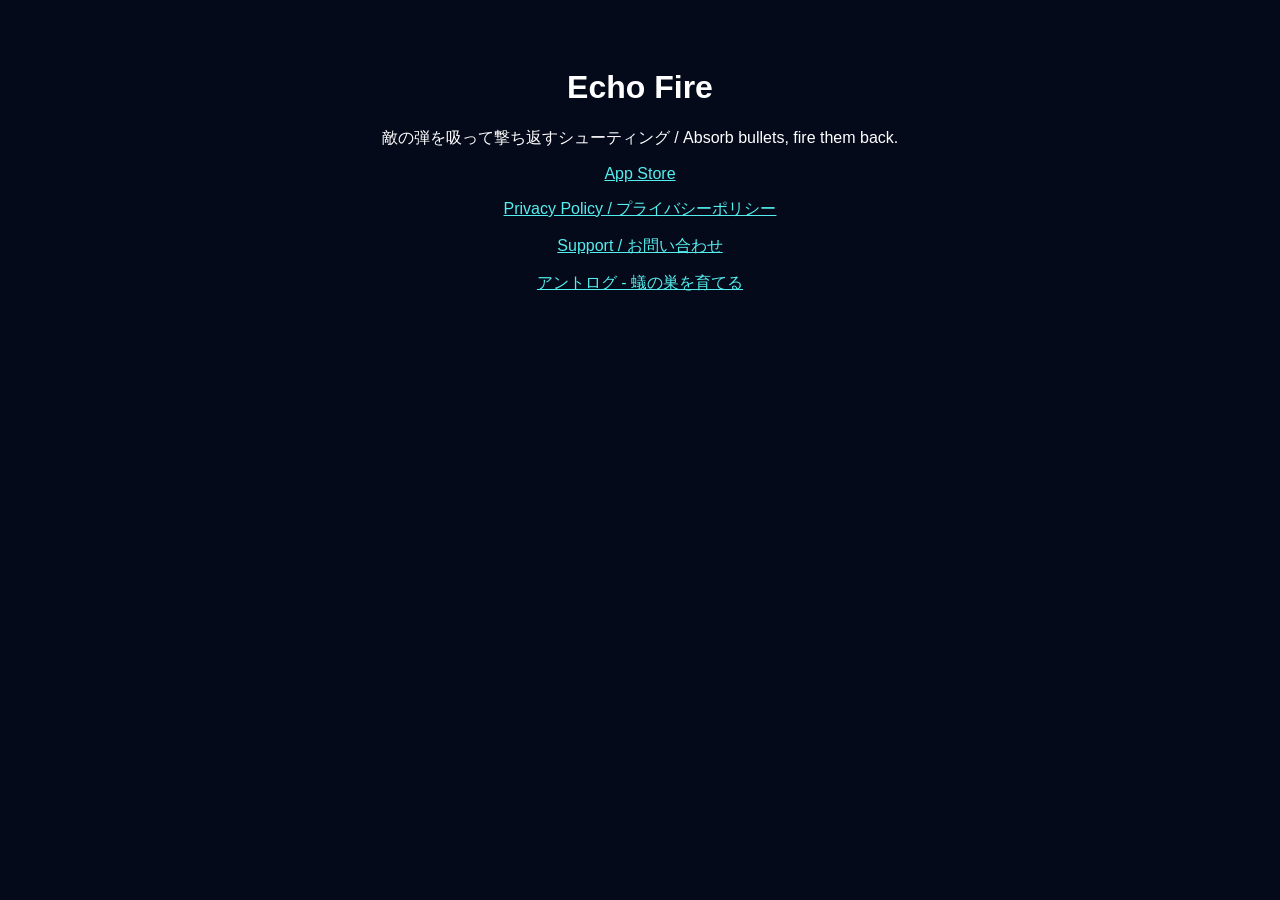
<file: index.html>
<!doctype html>
<html lang="ja"><head><meta charset="utf-8"><meta name="viewport" content="width=device-width,initial-scale=1">
<title>Echo Fire</title></head>
<body style="font-family:sans-serif;background:#050a1a;color:#fff;text-align:center;padding:40px">
<h1>Echo Fire</h1>
<p>敵の弾を吸って撃ち返すシューティング / Absorb bullets, fire them back.</p>
<p><a style="color:#5ee" href="https://apps.apple.com/jp/app/echo-fire/id6830523266">App Store</a></p>
<p><a style="color:#5ee" href="https://sites.google.com/view/echofire-privacy">Privacy Policy / プライバシーポリシー</a></p>
<p><a style="color:#5ee" href="https://sites.google.com/view/echofire-privacy/support">Support / お問い合わせ</a></p>
<p><a style="color:#5ee" href="/antlog/">アントログ ‐ 蟻の巣を育てる</a></p>
</body></html>
</file>
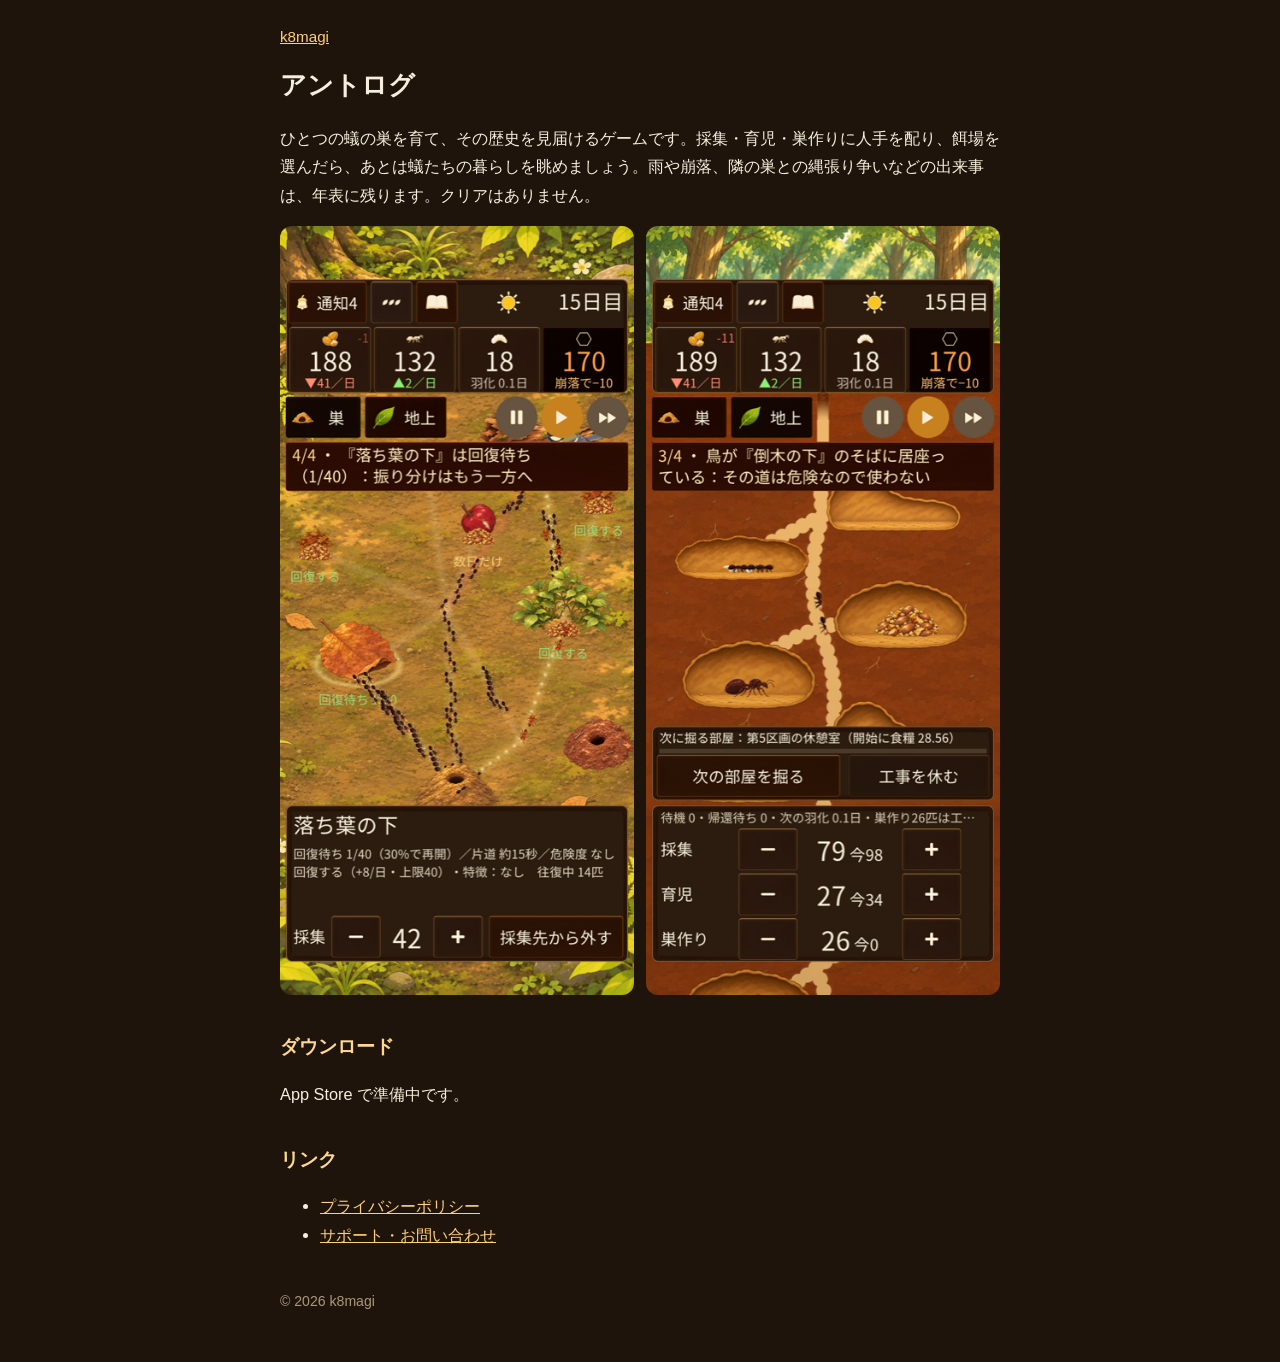
<file: antlog/index.html>
<!doctype html><html lang="ja"><head><meta charset="utf-8"><meta name="viewport" content="width=device-width,initial-scale=1"><title>アントログ</title><style>body{margin:0;font-family:-apple-system,"Hiragino Sans","Noto Sans JP",sans-serif;background:#1f140b;color:#f6efdd;line-height:1.75}main{max-width:720px;margin:0 auto;padding:24px 18px 48px}h1{font-size:1.6em;margin:.2em 0 .4em}h2{font-size:1.2em;margin:1.8em 0 .4em;color:#ffd890}a{color:#ffcf75}p,li{font-size:1.02em}.shots{display:flex;gap:12px;flex-wrap:wrap}.shots img{width:calc(50% - 6px);border-radius:12px}.note{color:#cbb894;font-size:.92em}nav{margin-bottom:12px;font-size:.95em}footer{margin-top:40px;color:#a99878;font-size:.88em}</style></head><body><main>
<nav><a href="/">k8magi</a></nav>
<h1>アントログ</h1>
<p>ひとつの蟻の巣を育て、その歴史を見届けるゲームです。採集・育児・巣作りに人手を配り、餌場を選んだら、あとは蟻たちの暮らしを眺めましょう。雨や崩落、隣の巣との縄張り争いなどの出来事は、年表に残ります。クリアはありません。</p>
<div class="shots"><img src="img/surface.png" alt="地上で採集する蟻たち"><img src="img/nest.png" alt="巣の断面"></div>
<h2>ダウンロード</h2>
<p><!-- App Store の公開後に、ここに App Store へのリンクを入れる -->App Store で準備中です。</p>
<h2>リンク</h2>
<ul><li><a href="privacy/">プライバシーポリシー</a></li><li><a href="support/">サポート・お問い合わせ</a></li></ul>
<footer>© 2026 k8magi</footer></main></body></html>
</file>
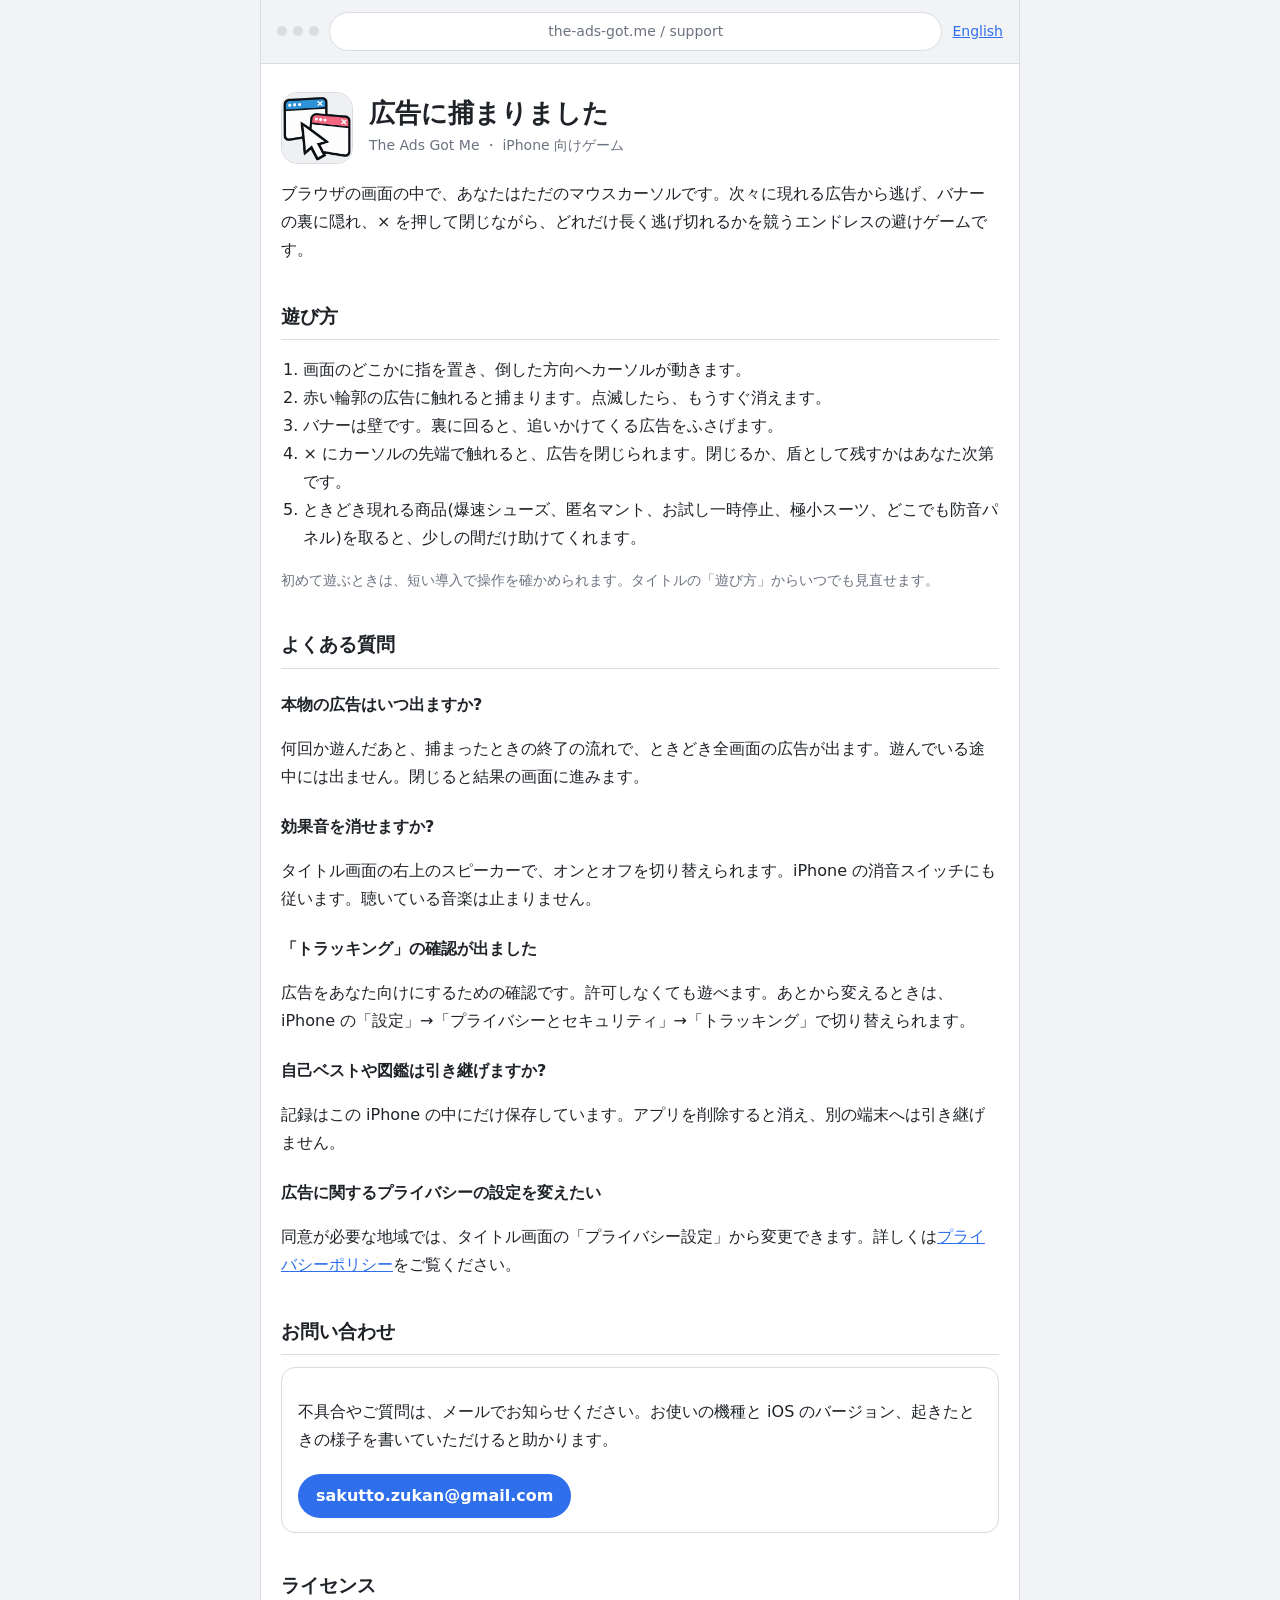
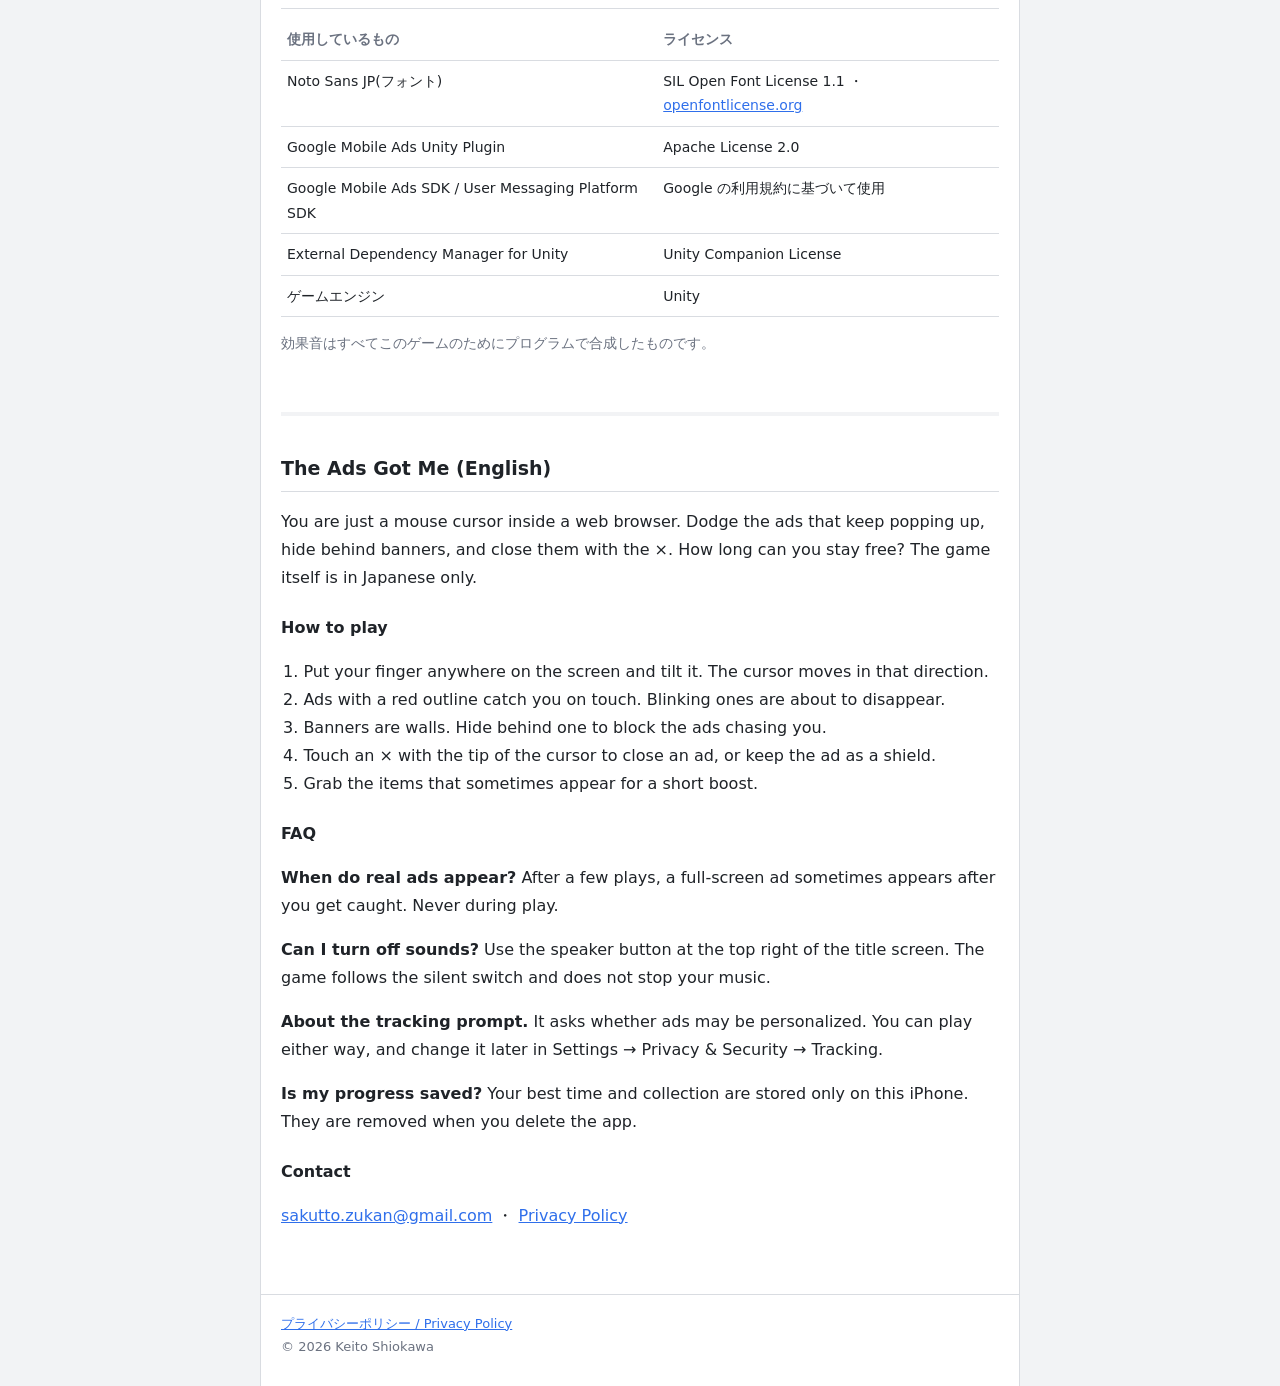
<file: theadsgotme/index.html>
<!doctype html>
<html lang="ja">
<head>
<meta charset="utf-8">
<meta name="viewport" content="width=device-width, initial-scale=1">
<title>広告に捕まりました サポート</title>
<meta name="description" content="iPhone 向けゲーム『広告に捕まりました』のサポートページ。遊び方、よくある質問、お問い合わせ。">
<link rel="icon" href="assets/icon.png">
<link rel="apple-touch-icon" href="assets/icon.png">
<link rel="stylesheet" href="assets/style.css">
</head>
<body>
<div class="window">
  <div class="bar">
    <div class="dots"><span></span><span></span><span></span></div>
    <div class="address">the-ads-got.me / support</div>
    <a class="lang" href="#en">English</a>
  </div>

  <main>
    <section lang="ja">
      <div class="hero">
        <img src="assets/icon.png" alt="">
        <div>
          <h1>広告に捕まりました</h1>
          <p>The Ads Got Me ・ iPhone 向けゲーム</p>
        </div>
      </div>

      <p>ブラウザの画面の中で、あなたはただのマウスカーソルです。次々に現れる広告から逃げ、バナーの裏に隠れ、× を押して閉じながら、どれだけ長く逃げ切れるかを競うエンドレスの避けゲームです。</p>

      <h2>遊び方</h2>
      <ol>
        <li>画面のどこかに指を置き、倒した方向へカーソルが動きます。</li>
        <li>赤い輪郭の広告に触れると捕まります。点滅したら、もうすぐ消えます。</li>
        <li>バナーは壁です。裏に回ると、追いかけてくる広告をふさげます。</li>
        <li>× にカーソルの先端で触れると、広告を閉じられます。閉じるか、盾として残すかはあなた次第です。</li>
        <li>ときどき現れる商品(爆速シューズ、匿名マント、お試し一時停止、極小スーツ、どこでも防音パネル)を取ると、少しの間だけ助けてくれます。</li>
      </ol>
      <p class="note">初めて遊ぶときは、短い導入で操作を確かめられます。タイトルの「遊び方」からいつでも見直せます。</p>

      <h2>よくある質問</h2>
      <h3>本物の広告はいつ出ますか?</h3>
      <p>何回か遊んだあと、捕まったときの終了の流れで、ときどき全画面の広告が出ます。遊んでいる途中には出ません。閉じると結果の画面に進みます。</p>

      <h3>効果音を消せますか?</h3>
      <p>タイトル画面の右上のスピーカーで、オンとオフを切り替えられます。iPhone の消音スイッチにも従います。聴いている音楽は止まりません。</p>

      <h3>「トラッキング」の確認が出ました</h3>
      <p>広告をあなた向けにするための確認です。許可しなくても遊べます。あとから変えるときは、iPhone の「設定」→「プライバシーとセキュリティ」→「トラッキング」で切り替えられます。</p>

      <h3>自己ベストや図鑑は引き継げますか?</h3>
      <p>記録はこの iPhone の中にだけ保存しています。アプリを削除すると消え、別の端末へは引き継げません。</p>

      <h3>広告に関するプライバシーの設定を変えたい</h3>
      <p>同意が必要な地域では、タイトル画面の「プライバシー設定」から変更できます。詳しくは<a href="privacy/">プライバシーポリシー</a>をご覧ください。</p>

      <h2>お問い合わせ</h2>
      <div class="card">
        <p>不具合やご質問は、メールでお知らせください。お使いの機種と iOS のバージョン、起きたときの様子を書いていただけると助かります。</p>
        <a class="mail" href="mailto:sakutto.zukan@gmail.com">sakutto.zukan@gmail.com</a>
      </div>

      <h2>ライセンス</h2>
      <table>
        <tr><th>使用しているもの</th><th>ライセンス</th></tr>
        <tr><td>Noto Sans JP(フォント)</td><td>SIL Open Font License 1.1 ・ <a href="https://openfontlicense.org/">openfontlicense.org</a></td></tr>
        <tr><td>Google Mobile Ads Unity Plugin</td><td>Apache License 2.0</td></tr>
        <tr><td>Google Mobile Ads SDK / User Messaging Platform SDK</td><td>Google の利用規約に基づいて使用</td></tr>
        <tr><td>External Dependency Manager for Unity</td><td>Unity Companion License</td></tr>
        <tr><td>ゲームエンジン</td><td>Unity</td></tr>
      </table>
      <p class="note">効果音はすべてこのゲームのためにプログラムで合成したものです。</p>
    </section>

    <hr class="divider" id="en">

    <section lang="en">
      <h2>The Ads Got Me (English)</h2>
      <p>You are just a mouse cursor inside a web browser. Dodge the ads that keep popping up, hide behind banners, and close them with the ×. How long can you stay free? The game itself is in Japanese only.</p>

      <h3>How to play</h3>
      <ol>
        <li>Put your finger anywhere on the screen and tilt it. The cursor moves in that direction.</li>
        <li>Ads with a red outline catch you on touch. Blinking ones are about to disappear.</li>
        <li>Banners are walls. Hide behind one to block the ads chasing you.</li>
        <li>Touch an × with the tip of the cursor to close an ad, or keep the ad as a shield.</li>
        <li>Grab the items that sometimes appear for a short boost.</li>
      </ol>

      <h3>FAQ</h3>
      <p><strong>When do real ads appear?</strong> After a few plays, a full-screen ad sometimes appears after you get caught. Never during play.</p>
      <p><strong>Can I turn off sounds?</strong> Use the speaker button at the top right of the title screen. The game follows the silent switch and does not stop your music.</p>
      <p><strong>About the tracking prompt.</strong> It asks whether ads may be personalized. You can play either way, and change it later in Settings → Privacy &amp; Security → Tracking.</p>
      <p><strong>Is my progress saved?</strong> Your best time and collection are stored only on this iPhone. They are removed when you delete the app.</p>

      <h3>Contact</h3>
      <p><a href="mailto:sakutto.zukan@gmail.com">sakutto.zukan@gmail.com</a> ・ <a href="privacy/#en">Privacy Policy</a></p>
    </section>
  </main>

  <footer>
    <a href="privacy/">プライバシーポリシー / Privacy Policy</a><br>
    © 2026 Keito Shiokawa
  </footer>
</div>
</body>
</html>
</file>
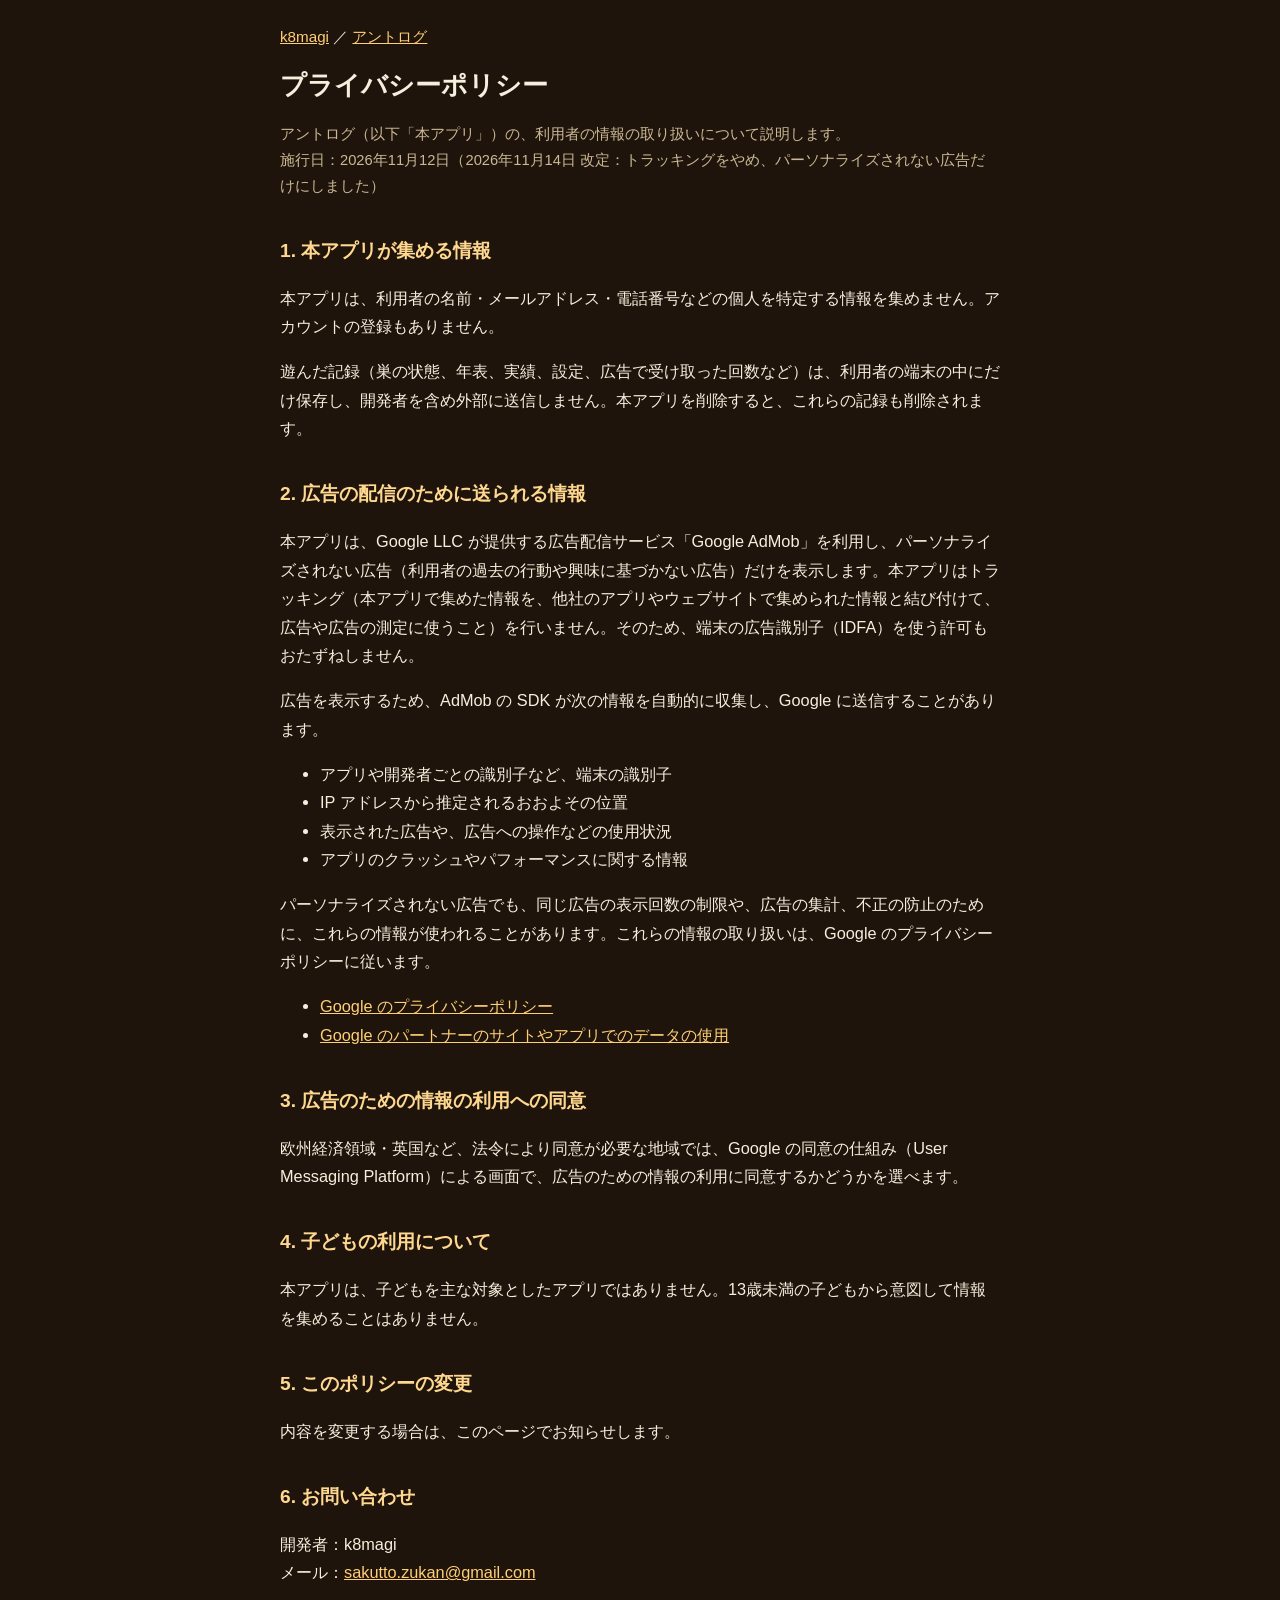
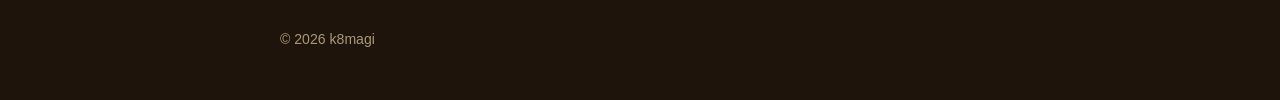
<file: antlog/privacy/index.html>
<!doctype html><html lang="ja"><head><meta charset="utf-8"><meta name="viewport" content="width=device-width,initial-scale=1"><title>プライバシーポリシー｜アントログ</title><style>body{margin:0;font-family:-apple-system,"Hiragino Sans","Noto Sans JP",sans-serif;background:#1f140b;color:#f6efdd;line-height:1.75}main{max-width:720px;margin:0 auto;padding:24px 18px 48px}h1{font-size:1.6em;margin:.2em 0 .4em}h2{font-size:1.2em;margin:1.8em 0 .4em;color:#ffd890}a{color:#ffcf75}p,li{font-size:1.02em}.shots{display:flex;gap:12px;flex-wrap:wrap}.shots img{width:calc(50% - 6px);border-radius:12px}.note{color:#cbb894;font-size:.92em}nav{margin-bottom:12px;font-size:.95em}footer{margin-top:40px;color:#a99878;font-size:.88em}</style></head><body><main>
<nav><a href="/">k8magi</a> ／ <a href="/antlog/">アントログ</a></nav>
<h1>プライバシーポリシー</h1>
<p class="note">アントログ（以下「本アプリ」）の、利用者の情報の取り扱いについて説明します。<br>施行日：2026年11月12日（2026年11月14日 改定：トラッキングをやめ、パーソナライズされない広告だけにしました）</p>
<h2>1. 本アプリが集める情報</h2>
<p>本アプリは、利用者の名前・メールアドレス・電話番号などの個人を特定する情報を集めません。アカウントの登録もありません。</p>
<p>遊んだ記録（巣の状態、年表、実績、設定、広告で受け取った回数など）は、利用者の端末の中にだけ保存し、開発者を含め外部に送信しません。本アプリを削除すると、これらの記録も削除されます。</p>
<h2>2. 広告の配信のために送られる情報</h2>
<p>本アプリは、Google LLC が提供する広告配信サービス「Google AdMob」を利用し、パーソナライズされない広告（利用者の過去の行動や興味に基づかない広告）だけを表示します。本アプリはトラッキング（本アプリで集めた情報を、他社のアプリやウェブサイトで集められた情報と結び付けて、広告や広告の測定に使うこと）を行いません。そのため、端末の広告識別子（IDFA）を使う許可もおたずねしません。</p>
<p>広告を表示するため、AdMob の SDK が次の情報を自動的に収集し、Google に送信することがあります。</p>
<ul><li>アプリや開発者ごとの識別子など、端末の識別子</li><li>IP アドレスから推定されるおおよその位置</li><li>表示された広告や、広告への操作などの使用状況</li><li>アプリのクラッシュやパフォーマンスに関する情報</li></ul>
<p>パーソナライズされない広告でも、同じ広告の表示回数の制限や、広告の集計、不正の防止のために、これらの情報が使われることがあります。これらの情報の取り扱いは、Google のプライバシーポリシーに従います。</p>
<ul><li><a href="https://policies.google.com/privacy">Google のプライバシーポリシー</a></li><li><a href="https://policies.google.com/technologies/partner-sites">Google のパートナーのサイトやアプリでのデータの使用</a></li></ul>
<h2>3. 広告のための情報の利用への同意</h2>
<p>欧州経済領域・英国など、法令により同意が必要な地域では、Google の同意の仕組み（User Messaging Platform）による画面で、広告のための情報の利用に同意するかどうかを選べます。</p>
<h2>4. 子どもの利用について</h2>
<p>本アプリは、子どもを主な対象としたアプリではありません。13歳未満の子どもから意図して情報を集めることはありません。</p>
<h2>5. このポリシーの変更</h2>
<p>内容を変更する場合は、このページでお知らせします。</p>
<h2>6. お問い合わせ</h2>
<p>開発者：k8magi<br>メール：<a href="mailto:sakutto.zukan@gmail.com">sakutto.zukan@gmail.com</a></p>
<footer>© 2026 k8magi</footer></main></body></html>
</file>
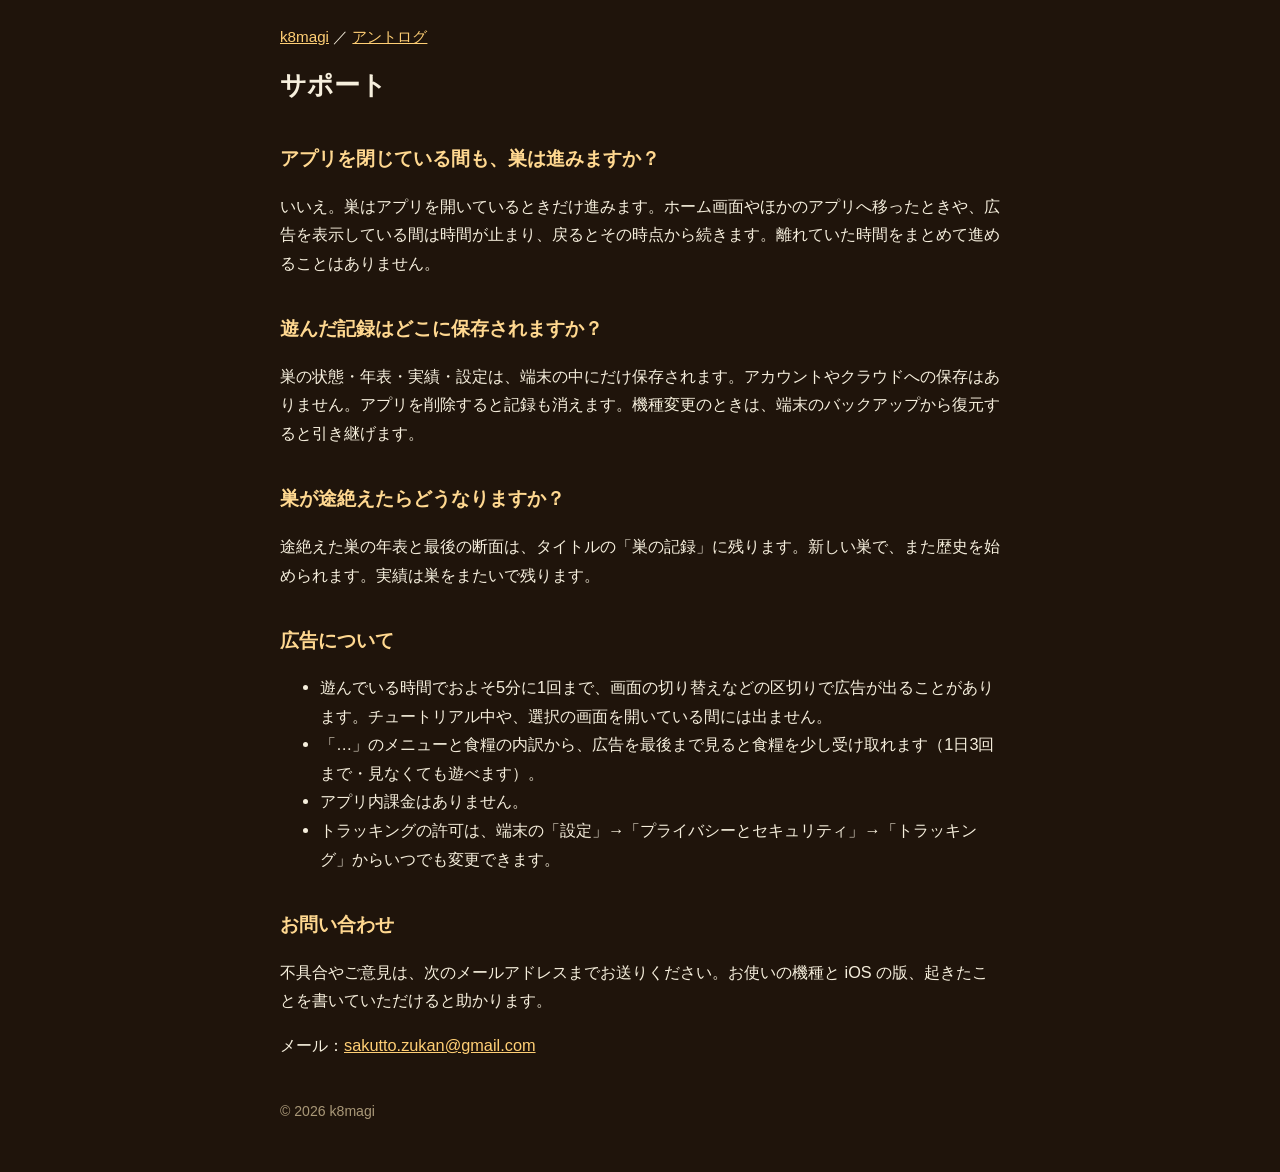
<file: antlog/support/index.html>
<!doctype html><html lang="ja"><head><meta charset="utf-8"><meta name="viewport" content="width=device-width,initial-scale=1"><title>サポート｜アントログ</title><style>body{margin:0;font-family:-apple-system,"Hiragino Sans","Noto Sans JP",sans-serif;background:#1f140b;color:#f6efdd;line-height:1.75}main{max-width:720px;margin:0 auto;padding:24px 18px 48px}h1{font-size:1.6em;margin:.2em 0 .4em}h2{font-size:1.2em;margin:1.8em 0 .4em;color:#ffd890}a{color:#ffcf75}p,li{font-size:1.02em}.shots{display:flex;gap:12px;flex-wrap:wrap}.shots img{width:calc(50% - 6px);border-radius:12px}.note{color:#cbb894;font-size:.92em}nav{margin-bottom:12px;font-size:.95em}footer{margin-top:40px;color:#a99878;font-size:.88em}</style></head><body><main>
<nav><a href="/">k8magi</a> ／ <a href="/antlog/">アントログ</a></nav>
<h1>サポート</h1>
<h2>アプリを閉じている間も、巣は進みますか？</h2>
<p>いいえ。巣はアプリを開いているときだけ進みます。ホーム画面やほかのアプリへ移ったときや、広告を表示している間は時間が止まり、戻るとその時点から続きます。離れていた時間をまとめて進めることはありません。</p>
<h2>遊んだ記録はどこに保存されますか？</h2>
<p>巣の状態・年表・実績・設定は、端末の中にだけ保存されます。アカウントやクラウドへの保存はありません。アプリを削除すると記録も消えます。機種変更のときは、端末のバックアップから復元すると引き継げます。</p>
<h2>巣が途絶えたらどうなりますか？</h2>
<p>途絶えた巣の年表と最後の断面は、タイトルの「巣の記録」に残ります。新しい巣で、また歴史を始められます。実績は巣をまたいで残ります。</p>
<h2>広告について</h2>
<ul><li>遊んでいる時間でおよそ5分に1回まで、画面の切り替えなどの区切りで広告が出ることがあります。チュートリアル中や、選択の画面を開いている間には出ません。</li>
<li>「…」のメニューと食糧の内訳から、広告を最後まで見ると食糧を少し受け取れます（1日3回まで・見なくても遊べます）。</li>
<li>アプリ内課金はありません。</li>
<li>トラッキングの許可は、端末の「設定」→「プライバシーとセキュリティ」→「トラッキング」からいつでも変更できます。</li></ul>
<h2>お問い合わせ</h2>
<p>不具合やご意見は、次のメールアドレスまでお送りください。お使いの機種と iOS の版、起きたことを書いていただけると助かります。</p>
<p>メール：<a href="mailto:sakutto.zukan@gmail.com">sakutto.zukan@gmail.com</a></p>
<footer>© 2026 k8magi</footer></main></body></html>
</file>
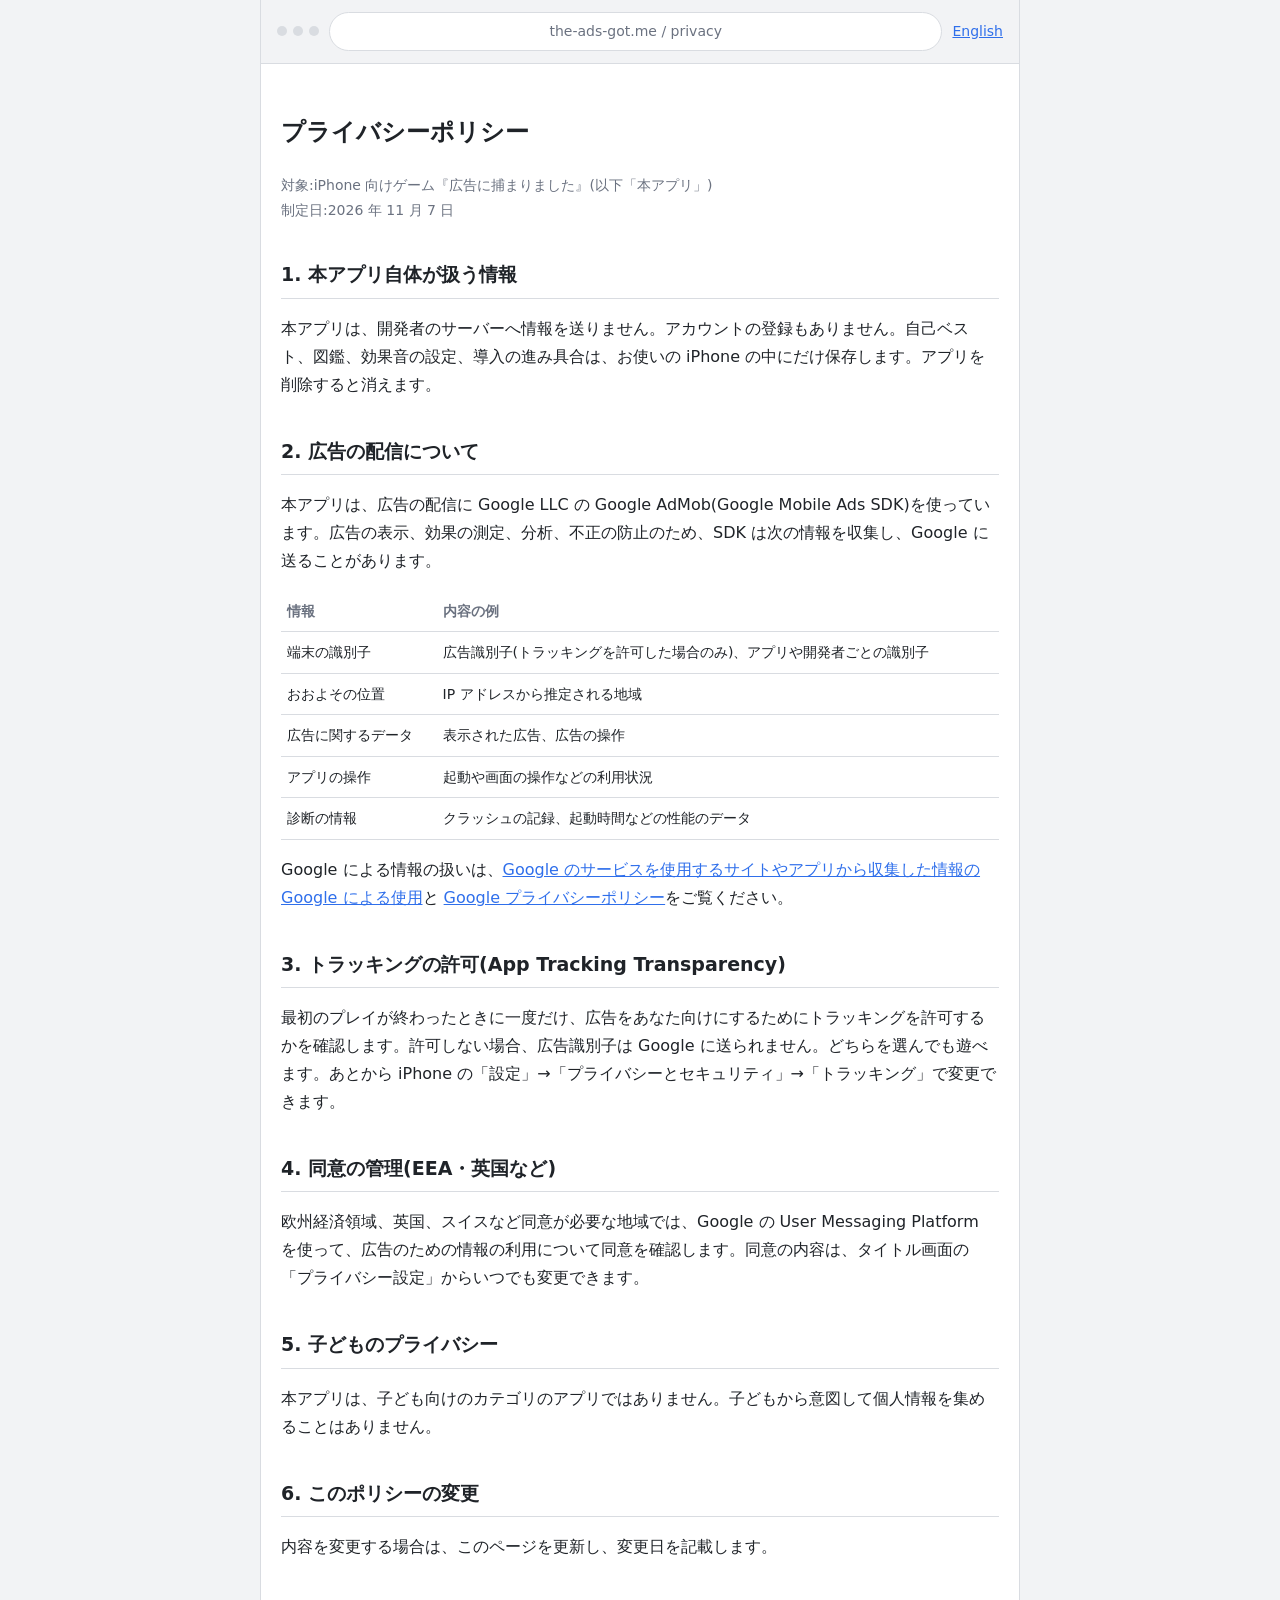
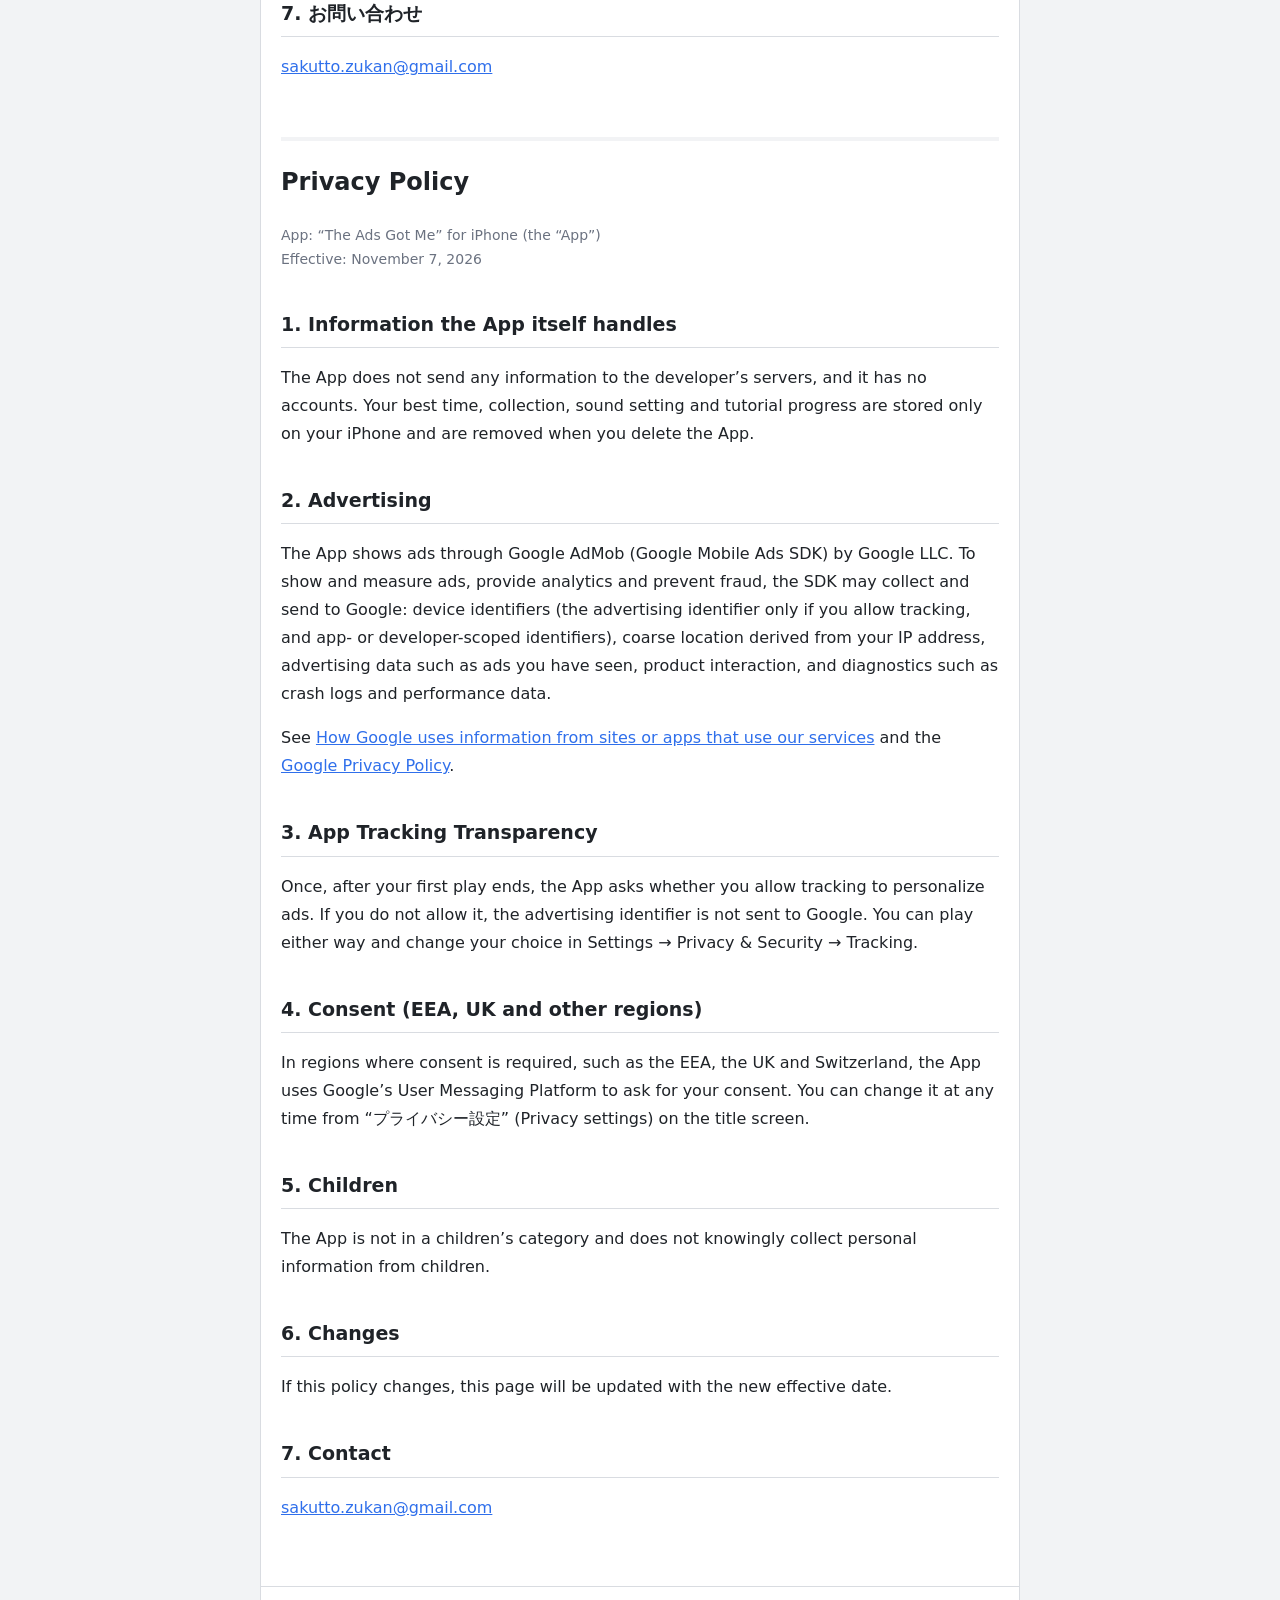
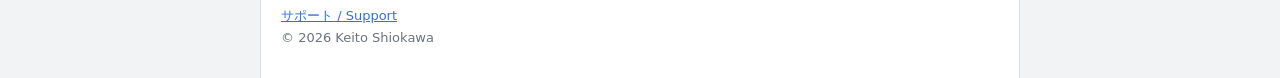
<file: theadsgotme/privacy/index.html>
<!doctype html>
<html lang="ja">
<head>
<meta charset="utf-8">
<meta name="viewport" content="width=device-width, initial-scale=1">
<title>広告に捕まりました プライバシーポリシー</title>
<meta name="description" content="iPhone 向けゲーム『広告に捕まりました』のプライバシーポリシー。">
<link rel="icon" href="../assets/icon.png">
<link rel="stylesheet" href="../assets/style.css">
</head>
<body>
<div class="window">
  <div class="bar">
    <div class="dots"><span></span><span></span><span></span></div>
    <div class="address">the-ads-got.me / privacy</div>
    <a class="lang" href="#en">English</a>
  </div>

  <main>
    <section lang="ja">
      <h1>プライバシーポリシー</h1>
      <p class="note">対象:iPhone 向けゲーム『広告に捕まりました』(以下「本アプリ」)<br>制定日:2026 年 11 月 7 日</p>

      <h2>1. 本アプリ自体が扱う情報</h2>
      <p>本アプリは、開発者のサーバーへ情報を送りません。アカウントの登録もありません。自己ベスト、図鑑、効果音の設定、導入の進み具合は、お使いの iPhone の中にだけ保存します。アプリを削除すると消えます。</p>

      <h2>2. 広告の配信について</h2>
      <p>本アプリは、広告の配信に Google LLC の Google AdMob(Google Mobile Ads SDK)を使っています。広告の表示、効果の測定、分析、不正の防止のため、SDK は次の情報を収集し、Google に送ることがあります。</p>
      <table>
        <tr><th>情報</th><th>内容の例</th></tr>
        <tr><td>端末の識別子</td><td>広告識別子(トラッキングを許可した場合のみ)、アプリや開発者ごとの識別子</td></tr>
        <tr><td>おおよその位置</td><td>IP アドレスから推定される地域</td></tr>
        <tr><td>広告に関するデータ</td><td>表示された広告、広告の操作</td></tr>
        <tr><td>アプリの操作</td><td>起動や画面の操作などの利用状況</td></tr>
        <tr><td>診断の情報</td><td>クラッシュの記録、起動時間などの性能のデータ</td></tr>
      </table>
      <p>Google による情報の扱いは、<a href="https://policies.google.com/technologies/partner-sites">Google のサービスを使用するサイトやアプリから収集した情報の Google による使用</a>と <a href="https://policies.google.com/privacy">Google プライバシーポリシー</a>をご覧ください。</p>

      <h2>3. トラッキングの許可(App Tracking Transparency)</h2>
      <p>最初のプレイが終わったときに一度だけ、広告をあなた向けにするためにトラッキングを許可するかを確認します。許可しない場合、広告識別子は Google に送られません。どちらを選んでも遊べます。あとから iPhone の「設定」→「プライバシーとセキュリティ」→「トラッキング」で変更できます。</p>

      <h2>4. 同意の管理(EEA・英国など)</h2>
      <p>欧州経済領域、英国、スイスなど同意が必要な地域では、Google の User Messaging Platform を使って、広告のための情報の利用について同意を確認します。同意の内容は、タイトル画面の「プライバシー設定」からいつでも変更できます。</p>

      <h2>5. 子どものプライバシー</h2>
      <p>本アプリは、子ども向けのカテゴリのアプリではありません。子どもから意図して個人情報を集めることはありません。</p>

      <h2>6. このポリシーの変更</h2>
      <p>内容を変更する場合は、このページを更新し、変更日を記載します。</p>

      <h2>7. お問い合わせ</h2>
      <p><a href="mailto:sakutto.zukan@gmail.com">sakutto.zukan@gmail.com</a></p>
    </section>

    <hr class="divider" id="en">

    <section lang="en">
      <h1>Privacy Policy</h1>
      <p class="note">App: “The Ads Got Me” for iPhone (the “App”)<br>Effective: November 7, 2026</p>

      <h2>1. Information the App itself handles</h2>
      <p>The App does not send any information to the developer’s servers, and it has no accounts. Your best time, collection, sound setting and tutorial progress are stored only on your iPhone and are removed when you delete the App.</p>

      <h2>2. Advertising</h2>
      <p>The App shows ads through Google AdMob (Google Mobile Ads SDK) by Google LLC. To show and measure ads, provide analytics and prevent fraud, the SDK may collect and send to Google: device identifiers (the advertising identifier only if you allow tracking, and app- or developer-scoped identifiers), coarse location derived from your IP address, advertising data such as ads you have seen, product interaction, and diagnostics such as crash logs and performance data.</p>
      <p>See <a href="https://policies.google.com/technologies/partner-sites">How Google uses information from sites or apps that use our services</a> and the <a href="https://policies.google.com/privacy">Google Privacy Policy</a>.</p>

      <h2>3. App Tracking Transparency</h2>
      <p>Once, after your first play ends, the App asks whether you allow tracking to personalize ads. If you do not allow it, the advertising identifier is not sent to Google. You can play either way and change your choice in Settings → Privacy &amp; Security → Tracking.</p>

      <h2>4. Consent (EEA, UK and other regions)</h2>
      <p>In regions where consent is required, such as the EEA, the UK and Switzerland, the App uses Google’s User Messaging Platform to ask for your consent. You can change it at any time from “プライバシー設定” (Privacy settings) on the title screen.</p>

      <h2>5. Children</h2>
      <p>The App is not in a children’s category and does not knowingly collect personal information from children.</p>

      <h2>6. Changes</h2>
      <p>If this policy changes, this page will be updated with the new effective date.</p>

      <h2>7. Contact</h2>
      <p><a href="mailto:sakutto.zukan@gmail.com">sakutto.zukan@gmail.com</a></p>
    </section>
  </main>

  <footer>
    <a href="../">サポート / Support</a><br>
    © 2026 Keito Shiokawa
  </footer>
</div>
</body>
</html>
</file>
<file: theadsgotme/assets/style.css>
/* 『広告に捕まりました』のデザイントークン(DesignTokens.cs)に合わせた、ブラウザ風のページ */
:root {
  --page: #ffffff;
  --chrome: #f2f3f5;
  --border: #d9dce1;
  --text: #1f2328;
  --subtext: #6b7280;
  --accent: #2f6feb;
  --danger: #e5484d;
  --radius: 14px;
}

* { box-sizing: border-box; }

html { -webkit-text-size-adjust: 100%; }

body {
  margin: 0;
  background: var(--chrome);
  color: var(--text);
  font-family: "Hiragino Sans", "Noto Sans JP", system-ui, -apple-system, sans-serif;
  line-height: 1.75;
}

.window {
  max-width: 760px;
  margin: 0 auto;
  min-height: 100vh;
  background: var(--page);
  border-left: 1px solid var(--border);
  border-right: 1px solid var(--border);
}

.bar {
  position: sticky;
  top: 0;
  display: flex;
  align-items: center;
  gap: 10px;
  padding: 12px 16px;
  background: var(--chrome);
  border-bottom: 1px solid var(--border);
}

.bar .dots { display: flex; gap: 6px; }
.bar .dots span { width: 10px; height: 10px; border-radius: 50%; background: var(--border); }

.address {
  flex: 1;
  padding: 6px 14px;
  border: 1px solid var(--border);
  border-radius: 999px;
  background: var(--page);
  color: var(--subtext);
  font-size: 14px;
  text-align: center;
  overflow: hidden;
  white-space: nowrap;
  text-overflow: ellipsis;
}

.lang { font-size: 14px; white-space: nowrap; }

main { padding: 28px 20px 48px; }

.hero { display: flex; align-items: center; gap: 16px; margin-bottom: 8px; }
.hero img { width: 72px; height: 72px; border-radius: 16px; border: 1px solid var(--border); }
.hero h1 { margin: 0; font-size: 26px; line-height: 1.3; }
.hero p { margin: 2px 0 0; color: var(--subtext); font-size: 14px; }

h2 {
  margin: 36px 0 10px;
  padding-bottom: 6px;
  border-bottom: 1px solid var(--border);
  font-size: 19px;
}

h3 { margin: 22px 0 6px; font-size: 16px; }

a { color: var(--accent); }

.card {
  margin: 12px 0;
  padding: 14px 16px;
  border: 1px solid var(--border);
  border-radius: var(--radius);
  background: var(--page);
}

.note { color: var(--subtext); font-size: 14px; }

.mail {
  display: inline-block;
  margin-top: 4px;
  padding: 8px 18px;
  border-radius: 999px;
  background: var(--accent);
  color: #fff;
  text-decoration: none;
  font-weight: 600;
}

table { width: 100%; border-collapse: collapse; font-size: 14px; }
th, td { padding: 8px 6px; border-bottom: 1px solid var(--border); text-align: left; vertical-align: top; }
th { color: var(--subtext); font-weight: 600; }

ul, ol { padding-left: 1.4em; }

footer {
  padding: 18px 20px 28px;
  border-top: 1px solid var(--border);
  color: var(--subtext);
  font-size: 13px;
}

.divider { margin: 56px 0 0; border: 0; border-top: 4px solid var(--chrome); }

@media (max-width: 480px) {
  .bar .dots { display: none; }
  .hero h1 { font-size: 22px; }
  main { padding: 22px 16px 40px; }
}
</file>
